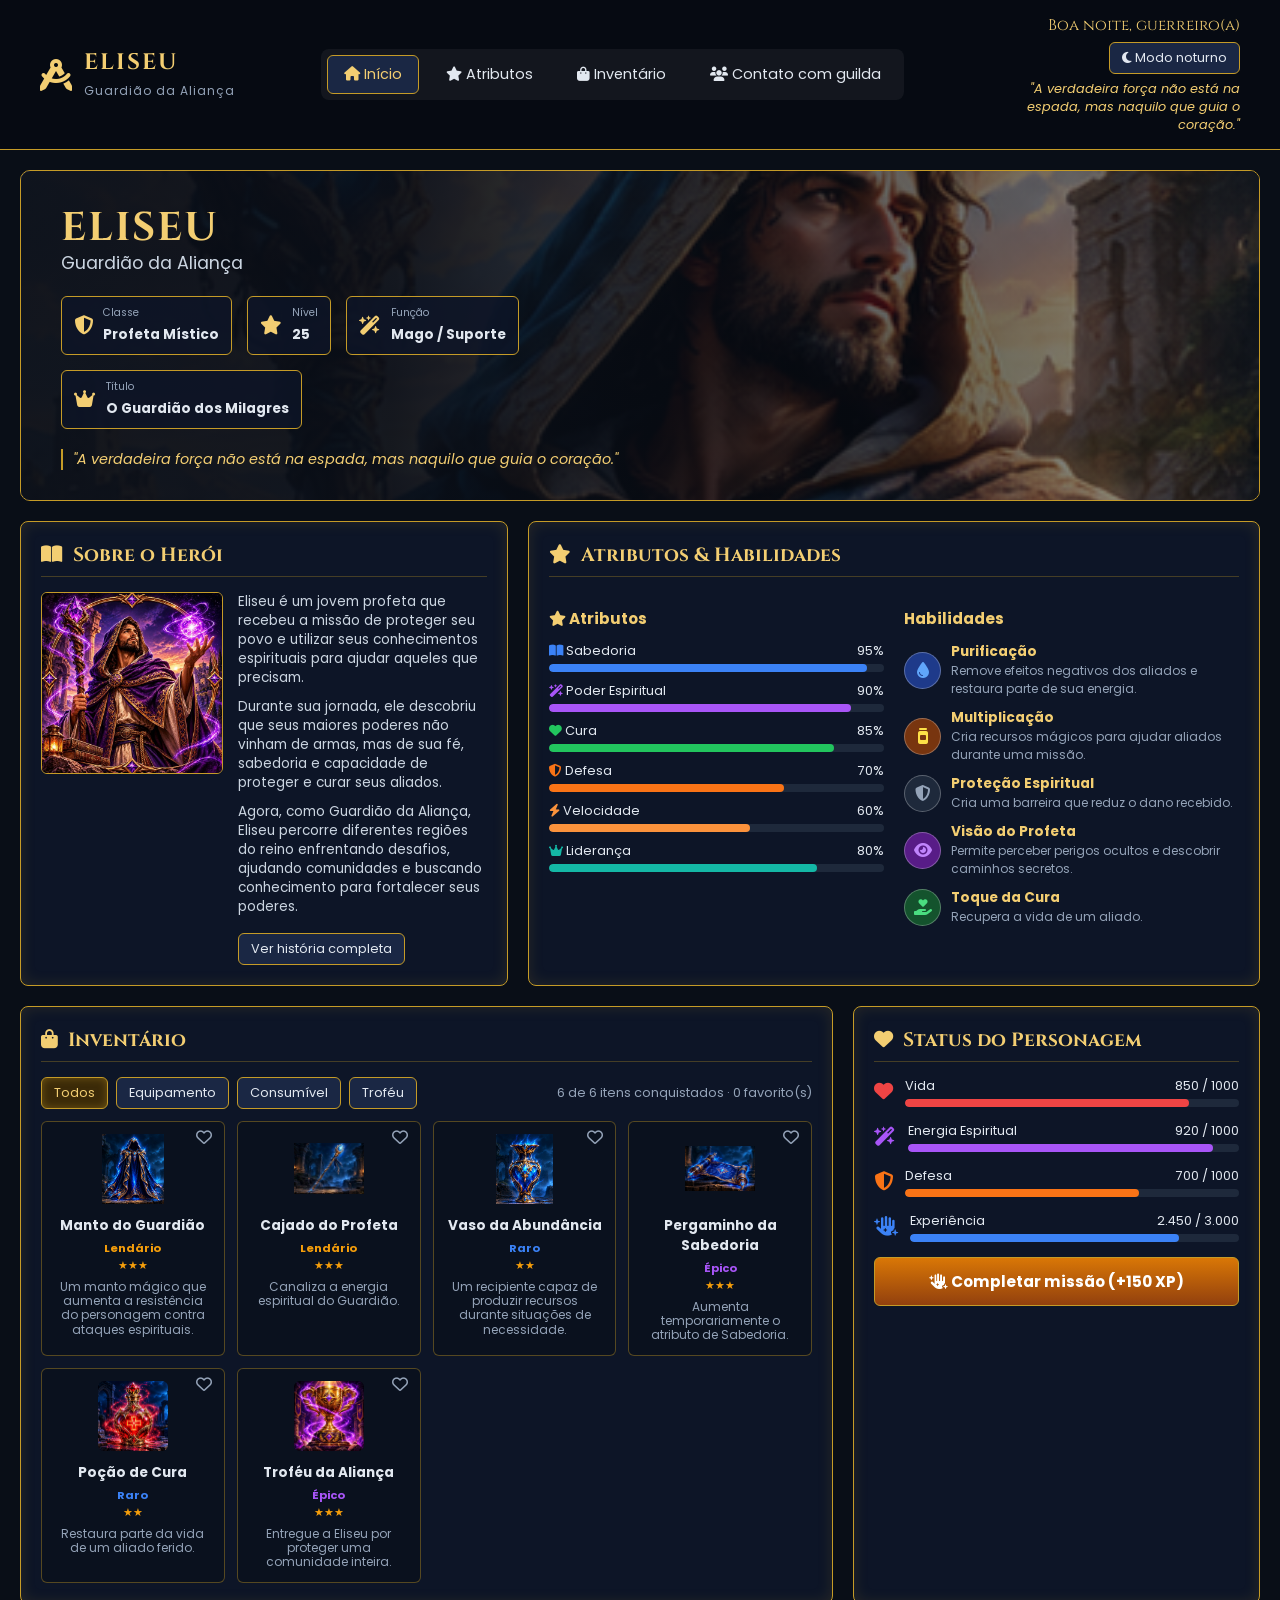
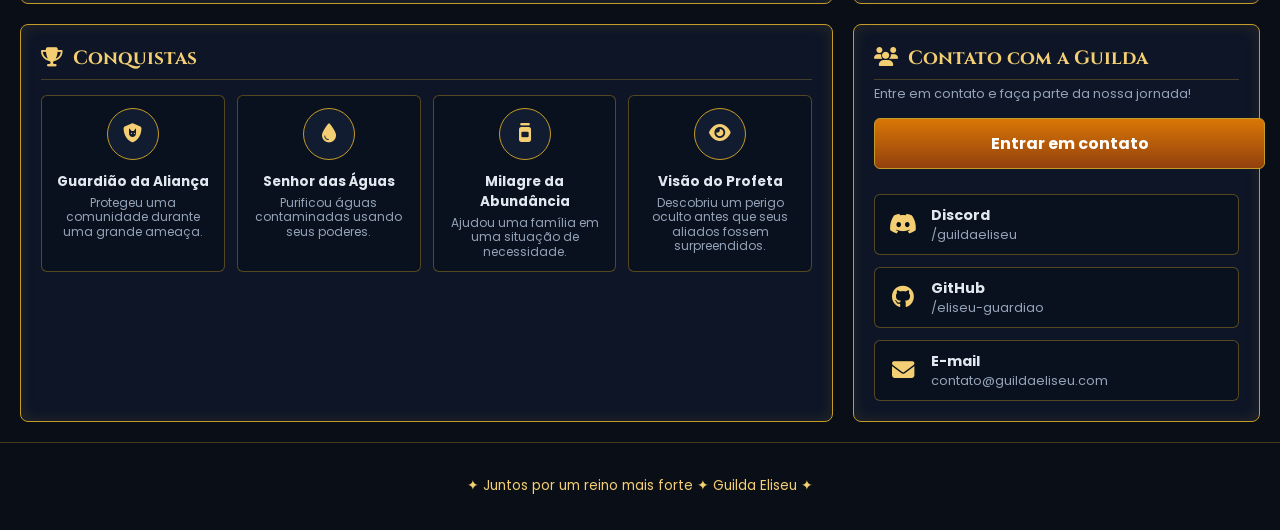
<file: index.html>
<!DOCTYPE html>
<html lang="pt-BR">
<head>
    <meta charset="UTF-8">
    <meta name="viewport" content="width=device-width, initial-scale=1.0">
    <title>Eliseu - Guardião da Aliança</title>
    <meta name="description" content="Ficha de herói de Eliseu, Guardião da Aliança: atributos, inventário, conquistas e contato com a guilda.">
    <!-- Font Awesome -->
    <link rel="stylesheet" href="https://cdnjs.cloudflare.com/ajax/libs/font-awesome/6.4.0/css/all.min.css">
    <!-- Google Fonts -->
    <link href="https://fonts.googleapis.com/css2?family=Cinzel:wght@500;700&family=Poppins:wght@300;400;600&display=swap" rel="stylesheet">
    <link rel="stylesheet" href="style.css">
</head>
<body>

  <!-- CABEÇALHO -->
  <header class="header-principal">
    <div class="logo">
      <i class="fa-solid fa-compass-drafting"></i>
      <div>
        <span class="nome-logo">ELISEU</span>
        <span class="subtitulo-logo">Guardião da Aliança</span>
      </div>
    </div>

    <!-- Botão hambúrguer (visível só em telas pequenas) -->
    <button type="button" id="btn-menu" class="btn-menu" aria-label="Abrir menu" aria-expanded="false" aria-controls="menu-nav">
      <i class="fa-solid fa-bars"></i>
    </button>

    <nav id="menu-nav" class="menu-navegacao">
      <a href="#sobre" class="link-nav ativo"><i class="fa-solid fa-house"></i> Início</a>
      <a href="#atributos" class="link-nav"><i class="fa-solid fa-star"></i> Atributos</a>
      <a href="#inventario" class="link-nav"><i class="fa-solid fa-bag-shopping"></i> Inventário</a>
      <a href="contato.html" class="link-nav"><i class="fa-solid fa-users"></i> Contato com guilda</a>
    </nav>

    <div class="header-direita">
      <span id="saudacao" class="saudacao" aria-live="polite"></span>
      <button type="button" id="btn-tema" class="btn-tema" aria-pressed="false"><i class="fa-solid fa-moon"></i> <span>Modo noturno</span></button>
      <div class="citacao-topo">"A verdadeira força não está na espada, mas naquilo que guia o coração."</div>
    </div>
  </header>

  <main class="conteudo-principal">

    <!-- HERO / SOBRE O HERÓI -->
    <section id="sobre" class="secao-hero">
      <div class="hero-banner">
        <img src="imagens/eliseu segurando o cajado.png" alt="Eliseu" class="hero-img-bg">
        <div class="hero-overlay"></div>
        <div class="hero-info">
          <h1 class="hero-titulo">ELISEU</h1>
          <p class="hero-subtitulo">Guardião da Aliança</p>

          <div class="hero-tags">
            <div class="tag-item">
              <i class="fa-solid fa-shield-halved"></i>
              <div>
                <small>Classe</small>
                <strong>Profeta Místico</strong>
              </div>
            </div>
            <div class="tag-item">
              <i class="fa-solid fa-star"></i>
              <div>
                <small>Nível</small>
                <strong id="nivel-heroi">25</strong>
              </div>
            </div>
            <div class="tag-item">
              <i class="fa-solid fa-wand-magic-sparkles"></i>
              <div>
                <small>Função</small>
                <strong>Mago / Suporte</strong>
              </div>
            </div>
            <div class="tag-item">
              <i class="fa-solid fa-crown"></i>
              <div>
                <small>Título</small>
                <strong>O Guardião dos Milagres</strong>
              </div>
            </div>
          </div>

          <blockquote class="citacao-hero">
            "A verdadeira força não está na espada, mas naquilo que guia o coração."
          </blockquote>
        </div>
      </div>
    </section>

    <!-- SOBRE + ATRIBUTOS/HABILIDADES -->
    <section class="secao-dupla-topo">
      <!-- Bloco Sobre o Herói -->
      <div id="sobre-heroi" class="bloco-card card-moldura">
        <h2><i class="fa-solid fa-book-open"></i> Sobre o Herói</h2>
        <div class="sobre-conteudo">
          <div class="sobre-img-box">
          <img src="imagens/eliseu_retrato.png" alt="Retrato de Eliseu, profeta de capuz roxo segurando um cajado">
          </div>
          <div class="sobre-texto">
            <p>Eliseu é um jovem profeta que recebeu a missão de proteger seu povo e utilizar seus conhecimentos espirituais para ajudar aqueles que precisam.</p>
            <p>Durante sua jornada, ele descobriu que seus maiores poderes não vinham de armas, mas de sua fé, sabedoria e capacidade de proteger e curar seus aliados.</p>
            <p>Agora, como Guardião da Aliança, Eliseu percorre diferentes regiões do reino enfrentando desafios, ajudando comunidades e buscando conhecimento para fortalecer seus poderes.</p>

            <!-- História completa: começa oculta, o JavaScript adiciona a classe .revelado -->
            <div id="historia-extra" class="historia-extra" aria-hidden="true">
              <p>Nascido em uma pequena vila às margens de um rio, Eliseu cresceu ouvindo as antigas profecias de seu povo. Ainda jovem, recebeu o chamado para guardar a Aliança e passou anos aprendendo com mestres espirituais.</p>
              <p>Cada região visitada lhe ensinou algo novo: purificou águas contaminadas, multiplicou mantimentos para famílias famintas e alertou aliados sobre perigos que ninguém mais via.</p>
            </div>
            <button type="button" id="btn-historia" class="btn-secundario" aria-expanded="false" aria-controls="historia-extra">Ver história completa</button>
          </div>
        </div>
      </div>

      <!-- Bloco Atributos e Habilidades -->
      <div id="atributos" class="bloco-card card-moldura">
        <h2><i class="fa-solid fa-star"></i> Atributos & Habilidades</h2>
        <div class="grid-atributos-habilidades">

          <!-- Atributos -->
          <div class="coluna-atributos">
            <h3><i class="fa-solid fa-star"></i> Atributos</h3>

            <div class="item-bar">
              <div class="bar-info">
                <span><i class="fa-solid fa-book-open icon-blue"></i> Sabedoria</span>
                <span>95%</span>
              </div>
              <div class="bar-bg"><div class="bar-fill blue" style="width: 95%;"></div></div>
            </div>

            <div class="item-bar">
              <div class="bar-info">
                <span><i class="fa-solid fa-wand-magic-sparkles icon-purple"></i> Poder Espiritual</span>
                <span>90%</span>
              </div>
              <div class="bar-bg"><div class="bar-fill purple" style="width: 90%;"></div></div>
            </div>

            <div class="item-bar">
              <div class="bar-info">
                <span><i class="fa-solid fa-heart icon-green"></i> Cura</span>
                <span>85%</span>
              </div>
              <div class="bar-bg"><div class="bar-fill green" style="width: 85%;"></div></div>
            </div>

            <div class="item-bar">
              <div class="bar-info">
                <span><i class="fa-solid fa-shield-halved icon-orange"></i> Defesa</span>
                <span>70%</span>
              </div>
              <div class="bar-bg"><div class="bar-fill orange" style="width: 70%;"></div></div>
            </div>

            <div class="item-bar">
              <div class="bar-info">
                <span><i class="fa-solid fa-bolt icon-orange-light"></i> Velocidade</span>
                <span>60%</span>
              </div>
              <div class="bar-bg"><div class="bar-fill orange-light" style="width: 60%;"></div></div>
            </div>

            <div class="item-bar">
              <div class="bar-info">
                <span><i class="fa-solid fa-crown icon-teal"></i> Liderança</span>
                <span>80%</span>
              </div>
              <div class="bar-bg"><div class="bar-fill teal" style="width: 80%;"></div></div>
            </div>
          </div>

          <!-- Habilidades -->
          <div class="coluna-habilidades">
            <h3>Habilidades</h3>

            <div class="hab-item">
              <div class="hab-icon blue-bg"><i class="fa-solid fa-droplet"></i></div>
              <div>
                <strong>Purificação</strong>
                <p>Remove efeitos negativos dos aliados e restaura parte de sua energia.</p>
              </div>
            </div>

            <div class="hab-item">
              <div class="hab-icon yellow-bg"><i class="fa-solid fa-jar"></i></div>
              <div>
                <strong>Multiplicação</strong>
                <p>Cria recursos mágicos para ajudar aliados durante uma missão.</p>
              </div>
            </div>

            <div class="hab-item">
              <div class="hab-icon shield-bg"><i class="fa-solid fa-shield-halved"></i></div>
              <div>
                <strong>Proteção Espiritual</strong>
                <p>Cria uma barreira que reduz o dano recebido.</p>
              </div>
            </div>

            <div class="hab-item">
              <div class="hab-icon purple-bg"><i class="fa-solid fa-eye"></i></div>
              <div>
                <strong>Visão do Profeta</strong>
                <p>Permite perceber perigos ocultos e descobrir caminhos secretos.</p>
              </div>
            </div>

            <div class="hab-item">
              <div class="hab-icon green-bg"><i class="fa-solid fa-hand-holding-heart"></i></div>
              <div>
                <strong>Toque da Cura</strong>
                <p>Recupera a vida de um aliado.</p>
              </div>
            </div>

          </div>
        </div>
      </div>
    </section>

    <!-- INVENTÁRIO + STATUS -->
    <section id="inventario" class="secao-dupla-meio">
      <div class="bloco-card card-moldura inventario-bloco">
        <h2><i class="fa-solid fa-bag-shopping"></i> Inventário</h2>

        <div class="inventario-topo">
          <!-- Botões de filtro e contador: criados/atualizados pelo script.js -->
          <div id="filtros-inventario" class="filtros" role="group" aria-label="Filtrar itens por tipo"></div>
          <span id="contador-itens" class="contador-itens" aria-live="polite"></span>
        </div>

        <!-- Cards gerados pelo script.js a partir do array "itens" -->
        <div id="lista-inventario" class="grid-4-colunas"></div>
        <noscript><p class="contador-itens">Ative o JavaScript para ver o inventário do herói.</p></noscript>
      </div>

      <!-- Status do Personagem -->
      <div class="bloco-card card-moldura status-bloco">
        <h2><i class="fa-solid fa-heart"></i> Status do Personagem</h2>
        <div class="status-lista">

          <div class="status-row">
            <i class="fa-solid fa-heart icon-red"></i>
            <div class="status-bar-container">
              <div class="status-head">
                <span>Vida</span>
                <span>850 / 1000</span>
              </div>
              <div class="bar-bg"><div class="bar-fill red" style="width: 85%;"></div></div>
            </div>
          </div>

          <div class="status-row">
            <i class="fa-solid fa-wand-magic-sparkles icon-purple"></i>
            <div class="status-bar-container">
              <div class="status-head">
                <span>Energia Espiritual</span>
                <span>920 / 1000</span>
              </div>
              <div class="bar-bg"><div class="bar-fill purple" style="width: 92%;"></div></div>
            </div>
          </div>

          <div class="status-row">
            <i class="fa-solid fa-shield-halved icon-orange"></i>
            <div class="status-bar-container">
              <div class="status-head">
                <span>Defesa</span>
                <span>700 / 1000</span>
              </div>
              <div class="bar-bg"><div class="bar-fill orange" style="width: 70%;"></div></div>
            </div>
          </div>

          <div class="status-row">
            <i class="fa-solid fa-hand-sparkles icon-blue"></i>
            <div class="status-bar-container">
              <div class="status-head">
                <span>Experiência</span>
                <span id="xp-texto">2.450 / 3.000</span>
              </div>
              <div class="bar-bg"><div id="xp-barra" class="bar-fill blue" style="width: 80%;"></div></div>
            </div>
          </div>

        </div>

        <!-- Botão de XP e mensagem de feedback -->
        <div class="xp-controles">
          <button type="button" id="btn-xp" class="btn-guilda"><i class="fa-solid fa-hand-sparkles"></i> Completar missão (+150 XP)</button>
          <p id="msg-xp" class="msg-xp" role="status" aria-live="polite"></p>
        </div>
      </div>
    </section>

    <!-- CONQUISTAS + GUILDA -->
    <section id="conquistas" class="secao-dupla-baixo">
      <div class="bloco-card card-moldura conquistas-bloco">
        <h2><i class="fa-solid fa-trophy"></i> Conquistas</h2>
        <div class="grid-4-colunas">

          <div class="card-item-prototipo">
            <div class="icon-conquista"><i class="fa-solid fa-shield-cat"></i></div>
            <h3>Guardião da Aliança</h3>
            <p>Protegeu uma comunidade durante uma grande ameaça.</p>
          </div>

          <div class="card-item-prototipo">
            <div class="icon-conquista"><i class="fa-solid fa-droplet"></i></div>
            <h3>Senhor das Águas</h3>
            <p>Purificou águas contaminadas usando seus poderes.</p>
          </div>

          <div class="card-item-prototipo">
            <div class="icon-conquista"><i class="fa-solid fa-jar"></i></div>
            <h3>Milagre da Abundância</h3>
            <p>Ajudou uma família em uma situação de necessidade.</p>
          </div>

          <div class="card-item-prototipo">
            <div class="icon-conquista"><i class="fa-solid fa-eye"></i></div>
            <h3>Visão do Profeta</h3>
            <p>Descobriu um perigo oculto antes que seus aliados fossem surpreendidos.</p>
          </div>

        </div>
      </div>

      <!-- Contato com a Guilda -->
      <div id="guilda" class="bloco-card card-moldura guilda-bloco">
        <h2><i class="fa-solid fa-users"></i> Contato com a Guilda</h2>
        <p class="guilda-sub">Entre em contato e faça parte da nossa jornada!</p>

        <a href="contato.html" class="btn-guilda">Entrar em contato</a>

        <div class="links-guilda-grid">
          <a href="https://discord.com" target="_blank" rel="noopener noreferrer" class="link-guilda-item">
            <i class="fa-brands fa-discord"></i>
            <div>
              <strong>Discord</strong>
              <small>/guildaeliseu</small>
            </div>
          </a>

          <a href="https://github.com" target="_blank" rel="noopener noreferrer" class="link-guilda-item">
            <i class="fa-brands fa-github"></i>
            <div>
              <strong>GitHub</strong>
              <small>/eliseu-guardiao</small>
            </div>
          </a>

          <a href="mailto:contato@guildaeliseu.com" class="link-guilda-item">
            <i class="fa-solid fa-envelope"></i>
            <div>
              <strong>E-mail</strong>
              <small>contato@guildaeliseu.com</small>
            </div>
          </a>
        </div>
      </div>
    </section>

  </main>

  <!-- RODAPÉ -->
  <footer class="rodape-principal">
    <p>✦ Juntos por um reino mais forte ✦ Guilda Eliseu ✦</p>
  </footer>

  <!-- O script fica no fim do body para o HTML já existir quando o JS rodar -->
  <script src="script.js"></script>
</body>
</html>
</file>
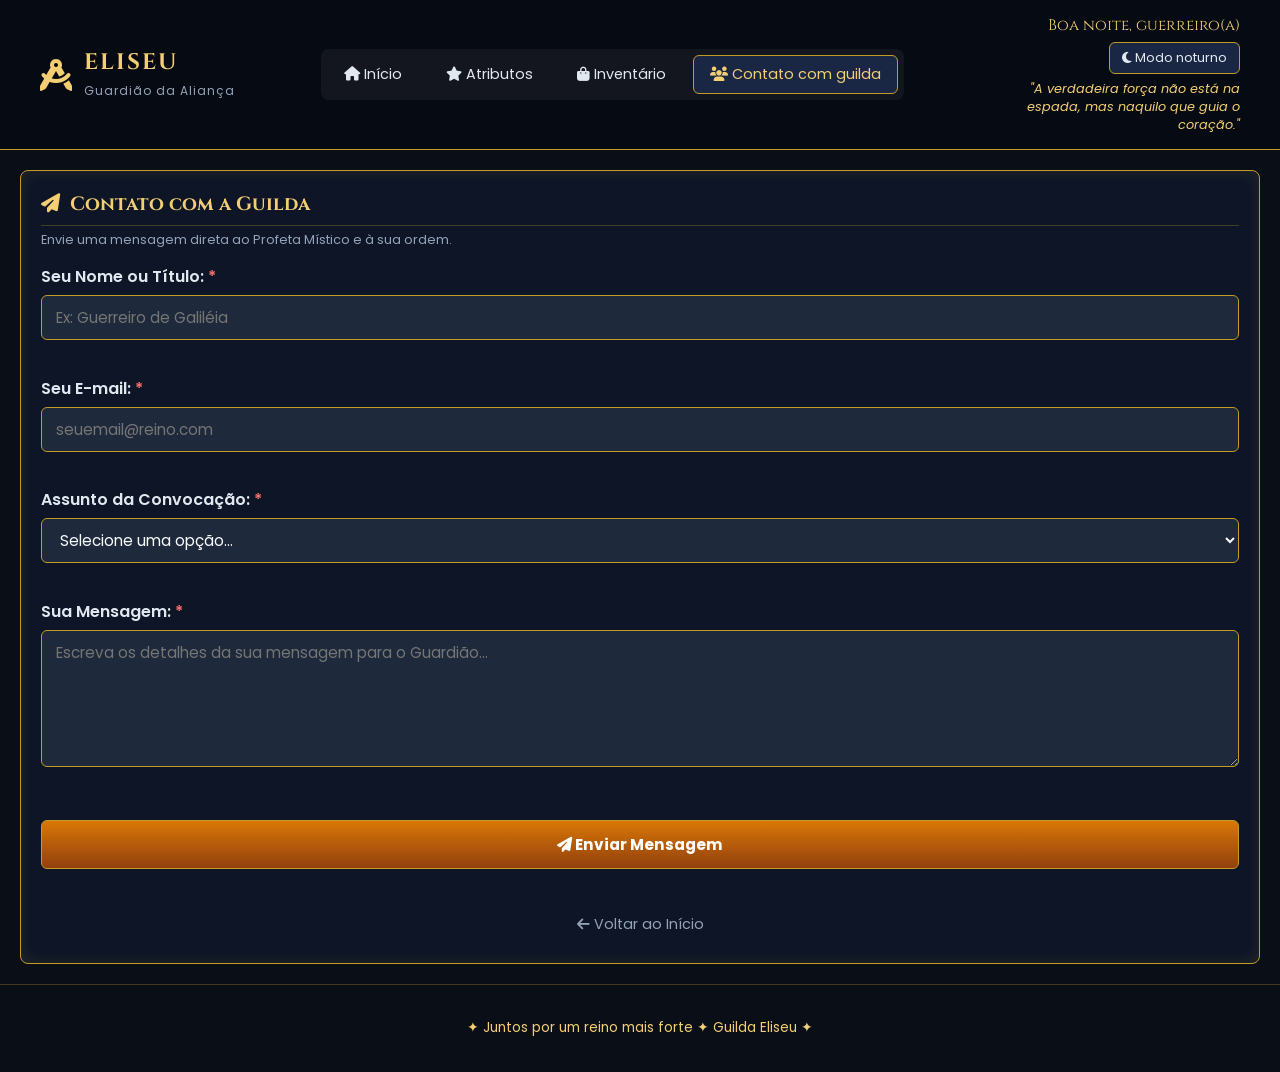
<file: contato.html>
<!DOCTYPE html>
<html lang="pt-BR">
<head>
    <meta charset="UTF-8">
    <meta name="viewport" content="width=device-width, initial-scale=1.0">
    <title>Contato com a Guilda — Eliseu</title>
    <!-- Font Awesome -->
    <link rel="stylesheet" href="https://cdnjs.cloudflare.com/ajax/libs/font-awesome/6.4.0/css/all.min.css">
    <!-- Google Fonts -->
    <link href="https://fonts.googleapis.com/css2?family=Cinzel:wght@500;700&family=Poppins:wght@300;400;600&display=swap" rel="stylesheet">
    <link rel="stylesheet" href="style.css">
</head>
<body>

  <!-- CABEÇALHO -->
  <header class="header-principal">
    <div class="logo">
      <i class="fa-solid fa-compass-drafting"></i>
      <div>
        <span class="nome-logo">ELISEU</span>
        <span class="subtitulo-logo">Guardião da Aliança</span>
      </div>
    </div>

    <!-- Botão hambúrguer (visível só em telas pequenas) -->
    <button type="button" id="btn-menu" class="btn-menu" aria-label="Abrir menu" aria-expanded="false" aria-controls="menu-nav">
      <i class="fa-solid fa-bars"></i>
    </button>

    <nav id="menu-nav" class="menu-navegacao">
      <a href="index.html#sobre" class="link-nav"><i class="fa-solid fa-house"></i> Início</a>
      <a href="index.html#atributos" class="link-nav"><i class="fa-solid fa-star"></i> Atributos</a>
      <a href="index.html#inventario" class="link-nav"><i class="fa-solid fa-bag-shopping"></i> Inventário</a>
      <a href="contato.html" class="link-nav ativo"><i class="fa-solid fa-users"></i> Contato com guilda</a>
    </nav>

    <div class="header-direita">
      <span id="saudacao" class="saudacao" aria-live="polite"></span>
      <button type="button" id="btn-tema" class="btn-tema" aria-pressed="false"><i class="fa-solid fa-moon"></i> <span>Modo noturno</span></button>
      <div class="citacao-topo">"A verdadeira força não está na espada, mas naquilo que guia o coração."</div>
    </div>
  </header>

  <main class="conteudo-principal">
    <section class="bloco-card card-moldura guilda-bloco">

      <h2><i class="fa-solid fa-paper-plane"></i> Contato com a Guilda</h2>
      <p class="guilda-sub">Envie uma mensagem direta ao Profeta Místico e à sua ordem.</p>

      <!-- novalidate: desliga a validação padrão do navegador; quem valida é o JavaScript -->
      <form id="form-guilda" class="form-guilda" action="https://formspree.io/f/mppdzrov" method="POST" novalidate>

        <div class="campo">
          <label for="nome">Seu Nome ou Título: <span class="obrig">*</span></label>
          <input type="text" id="nome" name="nome" placeholder="Ex: Guerreiro de Galiléia" autocomplete="name" required>
          <small class="erro" id="erro-nome"></small>
        </div>

        <div class="campo">
          <label for="email">Seu E-mail: <span class="obrig">*</span></label>
          <input type="email" id="email" name="email" placeholder="seuemail@reino.com" autocomplete="email" required>
          <small class="erro" id="erro-email"></small>
        </div>

        <div class="campo">
          <label for="assunto">Assunto da Convocação: <span class="obrig">*</span></label>
          <select id="assunto" name="assunto" required>
            <option value="" disabled selected>Selecione uma opção...</option>
            <option value="Pedido de Cura">Pedido de Cura e Purificação</option>
            <option value="Proposta de Aliança">Proposta de Aliança entre Guildas</option>
            <option value="Aviso de Perigo">Aviso de Perigo Ameaçando o Reino</option>
            <option value="Solicitação de Recursos">Solicitação de Recursos e Mantimentos</option>
            <option value="Outro Assunto">Outro Assunto</option>
          </select>
          <small class="erro" id="erro-assunto"></small>
        </div>

        <div class="campo">
          <label for="mensagem">Sua Mensagem: <span class="obrig">*</span></label>
          <textarea id="mensagem" name="mensagem" rows="5" placeholder="Escreva os detalhes da sua mensagem para o Guardião..." required></textarea>
          <small class="erro" id="erro-mensagem"></small>
        </div>

        <!-- Mensagem geral de sucesso / erro (sem alert) -->
        <p id="status-form" class="status-form" role="status" aria-live="polite"></p>

        <div class="botoes-formulario">
          <button type="submit" class="btn-guilda" id="btn-enviar">
            <i class="fa-solid fa-paper-plane"></i> Enviar Mensagem
          </button>
          <a href="index.html#guilda" class="btn-guilda-voltar">
            <i class="fa-solid fa-arrow-left"></i> Voltar ao Início
          </a>
        </div>
      </form>
    </section>
  </main>

  <!-- RODAPÉ -->
  <footer class="rodape-principal">
    <p>✦ Juntos por um reino mais forte ✦ Guilda Eliseu ✦</p>
  </footer>

  <script src="script.js"></script>
</body>
</html>
</file>
<file: style.css>
:root {
    --bg-fundo: #090e17;
    --cor-card: #0d1527;
    --cor-borda-dourada: #c59b27;
    --cor-texto-dourado: #f3ce72;
    --cor-texto-principal: #e2e8f0;
    --cor-texto-mutado: #94a3b8;
}

html {
    scroll-behavior: smooth;
}

body {
    margin: 0;
    padding: 0;
    background-color: var(--bg-fundo);
    color: var(--cor-texto-principal);
    font-family: 'Poppins', sans-serif;
}

/* CABEÇALHO */
.header-principal {
    display: flex;
    justify-content: space-between;
    align-items: center;
    padding: 15px 40px;
    background: #060a12;
    border-bottom: 1px solid var(--cor-borda-dourada);
}

.logo {
    display: flex;
    align-items: center;
    gap: 12px;
    color: var(--cor-texto-dourado);
}

.logo i {
    font-size: 2rem;
}

.nome-logo {
    font-family: 'Cinzel', serif;
    font-size: 1.4rem;
    font-weight: 700;
    letter-spacing: 2px;
    display: block;
}

.subtitulo-logo {
    font-size: 0.75rem;
    color: var(--cor-texto-mutado);
    letter-spacing: 1px;
}

.menu-navegacao {
    display: flex;
    gap: 10px;
    background: rgba(255, 255, 255, 0.05);
    padding: 6px;
    border-radius: 8px;
}

.link-nav {
    color: var(--cor-texto-principal);
    text-decoration: none;
    padding: 8px 16px;
    border-radius: 6px;
    border: 1px solid transparent;
    font-size: 0.9rem;
    transition: 0.3s;
}

.link-nav.ativo, .link-nav:hover {
    background: #1a2744;
    color: var(--cor-texto-dourado);
    border: 1px solid var(--cor-borda-dourada);
}

.citacao-topo {
    font-size: 0.8rem;
    font-style: italic;
    color: var(--cor-texto-dourado);
    max-width: 250px;
    text-align: right;
}

/* CONTEÚDO MAIN */
.conteudo-principal {
    max-width: 1300px;
    margin: 20px auto;
    padding: 0 20px;
    display: flex;
    flex-direction: column;
    gap: 20px;
}

/* MOLDURA DOURADA ESTILO JOGO */
.card-moldura {
    background: var(--cor-card);
    border: 1px solid var(--cor-borda-dourada);
    border-radius: 8px;
    padding: 20px;
    box-shadow: inset 0 0 15px rgba(197, 155, 39, 0.15);
    position: relative;
}

.card-moldura h2 {
    font-family: 'Cinzel', serif;
    color: var(--cor-texto-dourado);
    font-size: 1.2rem;
    margin-top: 0;
    margin-bottom: 15px;
    display: flex;
    align-items: center;
    gap: 10px;
    border-bottom: 1px solid rgba(197, 155, 39, 0.3);
    padding-bottom: 8px;
}

/* HERO SECTION */
.hero-banner {
    position: relative;
    min-height: 300px;
    border-radius: 10px;
    overflow: hidden;
    border: 1px solid var(--cor-borda-dourada);
}

.hero-img-bg {
    position: absolute;
    inset: 0;
    width: 100%;
    height: 100%;
    object-fit: cover;
    object-position: center 30%;   /* era "top": agora a faixa visível desce um pouco */
}


.hero-overlay {
    position: absolute;
    inset: 0;
    background: linear-gradient(90deg, rgba(9, 14, 23, 0.95) 30%, rgba(9, 14, 23, 0.4) 100%);
}

.hero-info {
    position: relative;
    padding: 30px 40px;
    max-width: 600px;
}

.hero-titulo {
    font-family: 'Cinzel', serif;
    font-size: 2.5rem;
    color: var(--cor-texto-dourado);
    margin: 0;
    letter-spacing: 2px;
}

.hero-subtitulo {
    font-size: 1.1rem;
    color: #cbd5e1;
    margin-top: -5px;
    margin-bottom: 20px;
}

.hero-tags {
    display: flex;
    flex-wrap: wrap;
    gap: 15px;
    margin-bottom: 20px;
}

.tag-item {
    background: rgba(13, 21, 39, 0.8);
    border: 1px solid var(--cor-borda-dourada);
    padding: 8px 12px;
    border-radius: 6px;
    display: flex;
    align-items: center;
    gap: 10px;
}

.tag-item i {
    color: var(--cor-texto-dourado);
    font-size: 1.2rem;
}

.tag-item small {
    display: block;
    font-size: 0.65rem;
    color: var(--cor-texto-mutado);
}

.tag-item strong {
    font-size: 0.85rem;
}

.citacao-hero {
    font-style: italic;
    color: var(--cor-texto-dourado);
    border-left: 2px solid var(--cor-borda-dourada);
    padding-left: 10px;
    margin: 0;
    font-size: 0.9rem;
}

/* SEÇÕES DUPLAS */
.secao-dupla-topo, .secao-dupla-meio, .secao-dupla-baixo {
    display: grid;
    gap: 20px;
}

.secao-dupla-topo { grid-template-columns: 1fr 1.5fr; }
.secao-dupla-meio { grid-template-columns: 2fr 1fr; }
.secao-dupla-baixo { grid-template-columns: 2fr 1fr; }

/* SOBRE HERÓI */
.sobre-conteudo {
    display: flex;
    gap: 15px;
}

.sobre-img-box {
    width: 180px;
    height: 180px;
    border: 1px solid var(--cor-borda-dourada);
    border-radius: 6px;
    overflow: hidden;
    flex-shrink: 0;
}

.sobre-img-box img {
    width: 100%;
    height: 100%;
    object-fit: cover;
    object-position: center;
}

.sobre-texto p {
    font-size: 0.85rem;
    line-height: 1.4;
    color: #cbd5e1;
    margin: 0 0 10px 0;
}

/* ATRIBUTOS & HABILIDADES */
.grid-atributos-habilidades {
    display: grid;
    grid-template-columns: 1fr 1fr;
    gap: 20px;
}

.coluna-atributos h3, .coluna-habilidades h3 {
    font-size: 0.95rem;
    color: var(--cor-texto-dourado);
    margin-bottom: 12px;
}

.item-bar {
    margin-bottom: 10px;
}

.bar-info {
    display: flex;
    justify-content: space-between;
    font-size: 0.8rem;
    margin-bottom: 4px;
}

.bar-bg {
    background: #1e293b;
    height: 8px;
    border-radius: 4px;
    overflow: hidden;
}

.bar-fill { height: 100%; border-radius: 4px; }
.bar-fill.blue { background: #3b82f6; }
.bar-fill.purple { background: #a855f7; }
.bar-fill.green { background: #22c55e; }
.bar-fill.orange { background: #f97316; }
.bar-fill.orange-light { background: #fb923c; }
.bar-fill.teal { background: #14b8a6; }
.bar-fill.red { background: #ef4444; }

/* CORES DOS ÍCONES */
.icon-blue { color: #3b82f6; }
.icon-purple { color: #a855f7; }
.icon-green { color: #22c55e; }
.icon-orange { color: #f97316; }
.icon-orange-light { color: #fb923c; }
.icon-teal { color: #14b8a6; }
.icon-red { color: #ef4444; }

/* HABILIDADES */
.hab-item {
    display: flex;
    align-items: center;
    gap: 10px;
    margin-bottom: 10px;
}

.hab-icon {
    width: 35px;
    height: 35px;
    border-radius: 50%;
    display: flex;
    align-items: center;
    justify-content: center;
    border: 1px solid #ffffff44;
    flex-shrink: 0;
}

.blue-bg { background: #1e3a8a; color: #60a5fa; }
.yellow-bg { background: #78350f; color: #fde047; }
.shield-bg { background: #1e293b; color: #94a3b8; }
.purple-bg { background: #581c87; color: #c084fc; }
.green-bg { background: #14532d; color: #4ade80; }

.hab-item strong {
    display: block;
    font-size: 0.85rem;
    color: var(--cor-texto-dourado);
}

.hab-item p {
    margin: 0;
    font-size: 0.75rem;
    color: var(--cor-texto-mutado);
}

/* CARDS DE 4 COLUNAS (INVENTÁRIO E CONQUISTAS) */
.grid-4-colunas {
    display: grid;
    grid-template-columns: repeat(4, 1fr);
    gap: 12px;
}

.card-item-prototipo {
    background: #0a111e;
    border: 1px solid rgba(197, 155, 39, 0.4);
    border-radius: 6px;
    padding: 12px;
    text-align: center;
    display: flex;
    flex-direction: column;
    align-items: center;
}

.img-box-prototipo {
    width: 70px;
    height: 70px;
    margin-bottom: 8px;
}

.img-box-prototipo img {
    width: 100%;
    height: 100%;
    object-fit: contain;
}

.card-item-prototipo h3 {
    font-size: 0.85rem;
    color: var(--cor-texto-principal);
    margin: 4px 0;
}

.raridade {
    font-size: 0.7rem;
    font-weight: bold;
}
.raridade.lendario { color: #f59e0b; }
.raridade.raro { color: #3b82f6; }
.raridade.epico { color: #a855f7; }

.estrelas {
    color: #f59e0b;
    font-size: 0.7rem;
    margin-bottom: 6px;
}

.card-item-prototipo p {
    font-size: 0.75rem;
    color: var(--cor-texto-mutado);
    line-height: 1.2;
    margin: 0;
}

.icon-conquista {
    width: 50px;
    height: 50px;
    border: 1px solid var(--cor-borda-dourada);
    border-radius: 50%;
    display: flex;
    align-items: center;
    justify-content: center;
    font-size: 1.2rem;
    color: var(--cor-texto-dourado);
    margin-bottom: 8px;
    background: #111c30;
}

/* STATUS */
.status-lista {
    display: flex;
    flex-direction: column;
    gap: 15px;
}

.status-row {
    display: flex;
    align-items: center;
    gap: 12px;
}

.status-row i {
    font-size: 1.2rem;
}

.status-bar-container {
    flex: 1;
}

.status-head {
    display: flex;
    justify-content: space-between;
    font-size: 0.8rem;
    margin-bottom: 4px;
}

/* GUILDA */
.guilda-sub {
    font-size: 0.8rem;
    color: var(--cor-texto-mutado);
    margin-top: -10px;
    margin-bottom: 15px;
}

.btn-guilda {
  display: block;                  /* Faz o link comportar-se como um bloco e respeitar as margens */
  width: 100%;
  padding: 12px;                   /* Aumenta ligeiramente o espaço interno */
  background: linear-gradient(180deg, #d97706, #92400e);
  border: 1px solid var(--cor-borda-dourada);
  border-radius: 6px;
  color: white;
  font-weight: bold;
  text-align: center;              
  text-decoration: none;           
  cursor: pointer;
  margin-top: 15px;                
  margin-bottom: 25px;             
}

.links-guilda-grid {
    display: flex;
    flex-direction: column;
    gap: 12px;
}

.link-guilda-item {
    display: flex;
    align-items: center;
    gap: 14px;
    padding: 10px 14px;
    color: var(--cor-texto-principal);
    text-decoration: none;
    background: #0a111e;
    border: 1px solid rgba(197, 155, 39, 0.4);
    border-radius: 6px;
    transition: border-color 0.3s ease, background 0.3s ease;
}

.link-guilda-item:hover {
    border-color: var(--cor-borda-dourada);
    background: #111c30;
}

.link-guilda-item i {
    width: 28px;
    text-align: center;
    font-size: 1.4rem;
    color: var(--cor-texto-dourado);
}

.link-guilda-item strong {
    display: block;
    font-size: 0.9rem;
}

.link-guilda-item small {
    display: block;
    font-size: 0.8rem;
    color: var(--cor-texto-mutado);
    word-break: break-word;
}

/* ===== ESTILIZAÇÃO DO FORMULÁRIO DE CONTATO ===== */

/* Espaçamento entre cada campo do formulário */
.campo {
  display: flex;
  flex-direction: column; /* Rótulo por cima e campo por baixo */
  margin-bottom: 18px;    /* Afasta um campo do outro */
  text-align: left;
}

/* Estilo do rótulo (texto explicativo) */
.campo label {
  font-weight: 600;
  margin-bottom: 6px;
  color: var(--cor-texto-principal, #e2e8f0);
}

/* Estilo padronizado das caixas de entrada (Inputs, Select e Textarea) */
.campo input,
.campo select,
.campo textarea {
  width: 100%;
  padding: 10px 14px;
  background-color: #1e293b;               
  border: 1px solid var(--cor-borda-dourada, #475569);
  border-radius: 6px;
  color: #f8fafc;
  font-family: inherit;
  font-size: 0.95rem;
  box-sizing: border-box;                    
  transition: border-color 0.3s ease;
}

/* Destaque ao clicar no campo */
.campo input:focus,
.campo select:focus,
.campo textarea:focus {
  outline: none;
  border-color: #d97706;                    
}

/* Fundo das opções do menu suspenso */
.campo select option {
  background-color: #0f172a;
  color: white;
}

/* Organização dos botões no fundo */
.botoes-formulario {
  display: flex;
  flex-direction: column;
  gap: 12px;
  margin-top: 20px;
}

.btn-guilda-voltar {
  display: block;
  text-align: center;
  color: var(--cor-texto-mutado, #94a3b8);
  text-decoration: none;
  font-size: 0.9rem;
  padding: 8px;
}

.btn-guilda-voltar:hover {
  color: white;
}

  
/* RODAPÉ */
.rodape-principal {
    text-align: center;
    padding: 20px;
    border-top: 1px solid rgba(197, 155, 39, 0.3);
    color: var(--cor-texto-dourado);
    font-size: 0.85rem;
    margin-top: 20px;
}


/* ==========================================================
   PARTE 2 — ESTADOS DINÂMICOS (o JavaScript alterna as classes)
   ========================================================== */

.bar-fill { transition: width 0.5s ease; }
a:focus-visible, button:focus-visible, input:focus-visible { outline: 2px solid var(--cor-texto-dourado); outline-offset: 2px; }
.btn-guilda:hover { filter: brightness(1.15); }
button.btn-guilda { font-family: inherit; font-size: 0.95rem; }
.btn-guilda:disabled { opacity: 0.6; cursor: not-allowed; }

/* Cabeçalho: saudação, tema e hambúrguer */
.header-direita { display: flex; flex-direction: column; align-items: flex-end; gap: 6px; }
.saudacao { font-family: 'Cinzel', serif; color: var(--cor-texto-dourado); font-size: 0.95rem; }
.btn-tema, .btn-secundario, .btn-filtro {
    background: #1a2744; color: var(--cor-texto-principal); font-family: inherit;
    border: 1px solid var(--cor-borda-dourada); border-radius: 6px; cursor: pointer;
    padding: 6px 12px; font-size: 0.8rem; transition: 0.3s;
}
.btn-tema:hover, .btn-secundario:hover, .btn-filtro:hover { color: var(--cor-texto-dourado); }
.btn-menu {
    display: none;
    background: none;
    color: var(--cor-texto-dourado);
    border: 1px solid var(--cor-borda-dourada);
    border-radius: 6px;
    font-size: 1.3rem;
    padding: 6px 12px;
    cursor: pointer;
    transition: background 0.3s ease, color 0.3s ease; 
}

/* hover = mouse em cima | active = toque no celular | aria-expanded = menu aberto */
.btn-menu:hover,
.btn-menu:active,
.btn-menu[aria-expanded="true"] {
    background: #1a2744;
    color: #ffffff;
}

/* "Ver história completa" */
.historia-extra { max-height: 0; opacity: 0; overflow: hidden; transition: max-height 0.5s ease, opacity 0.4s ease; }
.historia-extra.revelado { max-height: 500px; opacity: 1; }
.btn-secundario { margin-top: 6px; }

/* Inventário: filtros, contador e cards dinâmicos */
.inventario-topo { display: flex; justify-content: space-between; align-items: center; flex-wrap: wrap; gap: 10px; margin-bottom: 12px; }
.filtros { display: flex; gap: 8px; flex-wrap: wrap; }
.btn-filtro.ativo { background: #3b2a08; color: var(--cor-texto-dourado); box-shadow: inset 0 0 8px rgba(197, 155, 39, 0.4); }
.contador-itens { font-size: 0.8rem; color: var(--cor-texto-mutado); }
.card-dinamico { position: relative; opacity: 0; transform: translateY(10px); transition: opacity 0.4s ease, transform 0.4s ease; }
.card-dinamico.revelado { opacity: 1; transform: none; }
.icone-item { font-size: 2.6rem; color: var(--cor-texto-dourado); line-height: 70px; }
.btn-fav { position: absolute; top: 6px; right: 6px; background: none; border: none; color: var(--cor-texto-mutado); cursor: pointer; font-size: 1rem; }
.btn-fav.ativo { color: #ef4444; }

/* XP */
.xp-controles { margin-top: 15px; }
.xp-controles .btn-guilda { margin-bottom: 10px; }
.msg-xp { font-size: 0.8rem; color: var(--cor-texto-mutado); min-height: 1.2em; margin: 0; }
.msg-xp.levelup { color: #4ade80; font-weight: 600; font-size: 0.95rem; animation: pulsar 0.6s ease 2; }
@keyframes pulsar { 50% { transform: scale(1.06); } }

/* Formulário: estados de erro / sucesso */
.obrig { color: #f87171; }
.erro { color: #f87171; font-size: 0.78rem; min-height: 1.1em; margin-top: 4px; }
.campo.invalido input, .campo.invalido select, .campo.invalido textarea { border-color: #ef4444; }
.campo.valido input, .campo.valido select, .campo.valido textarea { border-color: #22c55e; }
.status-form { font-size: 0.9rem; margin: 0; padding: 0; }
.status-form.sucesso, .status-form.erro-geral, .status-form.enviando { padding: 10px 12px; border-radius: 6px; border: 1px solid; }
.status-form.sucesso { color: #4ade80; border-color: #22c55e; background: rgba(34, 197, 94, 0.1); }
.status-form.erro-geral { color: #f87171; border-color: #ef4444; background: rgba(239, 68, 68, 0.1); }
.status-form.enviando { color: var(--cor-texto-dourado); border-color: var(--cor-borda-dourada); }

/* Modo noturno da guilda (classe no <body>) */
body.modo-noturno {
    --bg-fundo: #02030a;
    --cor-card: #060a18;
    --cor-borda-dourada: #8b9cf0;
    --cor-texto-dourado: #c7d2fe;
    --cor-texto-principal: #e5e7fb;
    --cor-texto-mutado: #8b93b8;
}
body.modo-noturno .header-principal { background: #01020a; }
body.modo-noturno .card-item-prototipo { background: #04071a; }


/* ===== TABLET E CELULAR: menu hambúrguer ===== */
@media (max-width: 1000px) {
    .header-principal { flex-wrap: wrap; padding: 12px 20px; gap: 10px; }
    .btn-menu { display: block; }
    .menu-navegacao { display: none; flex-direction: column; width: 100%; order: 3; }
    .menu-navegacao.aberto { display: flex; }
    .header-direita { flex-direction: row; align-items: center; justify-content: space-between; width: 100%; order: 4; }
    .citacao-topo { display: none; }
}

/* ===== TABLET: layout em 1 coluna ===== */
@media (max-width: 900px) {
    .secao-dupla-topo, .secao-dupla-meio, .secao-dupla-baixo { grid-template-columns: 1fr; }
    .grid-4-colunas { grid-template-columns: repeat(2, 1fr); }
}

/* ===== CELULAR ===== */
@media (max-width: 600px) {
    .hero-img-bg { object-position: 70% 30%; }
    .hero-banner { height: auto; min-height: 420px; }
    .hero-info { padding: 20px; }
    .hero-tags { flex-wrap: wrap; }
    .grid-atributos-habilidades { grid-template-columns: 1fr; }
    .sobre-conteudo { flex-direction: column; align-items: center; }
    .links-guilda-grid { flex-direction: column; gap: 12px; }
}

/* ===== CELULAR PEQUENO ===== */
@media (max-width: 420px) {
    .grid-4-colunas { grid-template-columns: 1fr; }
}

/* ===== Acessibilidade: reduz animações se o usuário pediu no sistema ===== */
@media (prefers-reduced-motion: reduce) {
    html { scroll-behavior: auto; }
    *, *::before, *::after { transition-duration: 0.01ms !important; animation-duration: 0.01ms !important; animation-iteration-count: 1 !important; }
}
.img-box-prototipo img[src$="pocao_de_cura.png"],
.img-box-prototipo img[src$="trofeu_da_alianca.png"] {
    object-fit: cover;
    border-radius: 6px;
}
/* Efeito ao passar o mouse nos cards (inventário e conquistas),
   igual ao dos links de contato */
.card-item-prototipo {
    transition: border-color 0.3s ease, background 0.3s ease;
}

/* os cards do inventário já têm transição de entrada; mantemos as duas */
.card-item-prototipo.card-dinamico {
    transition: opacity 0.4s ease, transform 0.4s ease,
                border-color 0.3s ease, background 0.3s ease;
}

.card-item-prototipo:hover {
    border-color: var(--cor-borda-dourada);
    background: #111c30;
}
body.modo-noturno .card-item-prototipo:hover {
    background: #0b1230;
}
/* Filtros do inventário: mesmo efeito ao passar o mouse dos cards */
.btn-filtro:not(.ativo):hover {
    border-color: var(--cor-texto-dourado);
    background: #111c30;
    color: var(--cor-texto-dourado);
}
</file>
